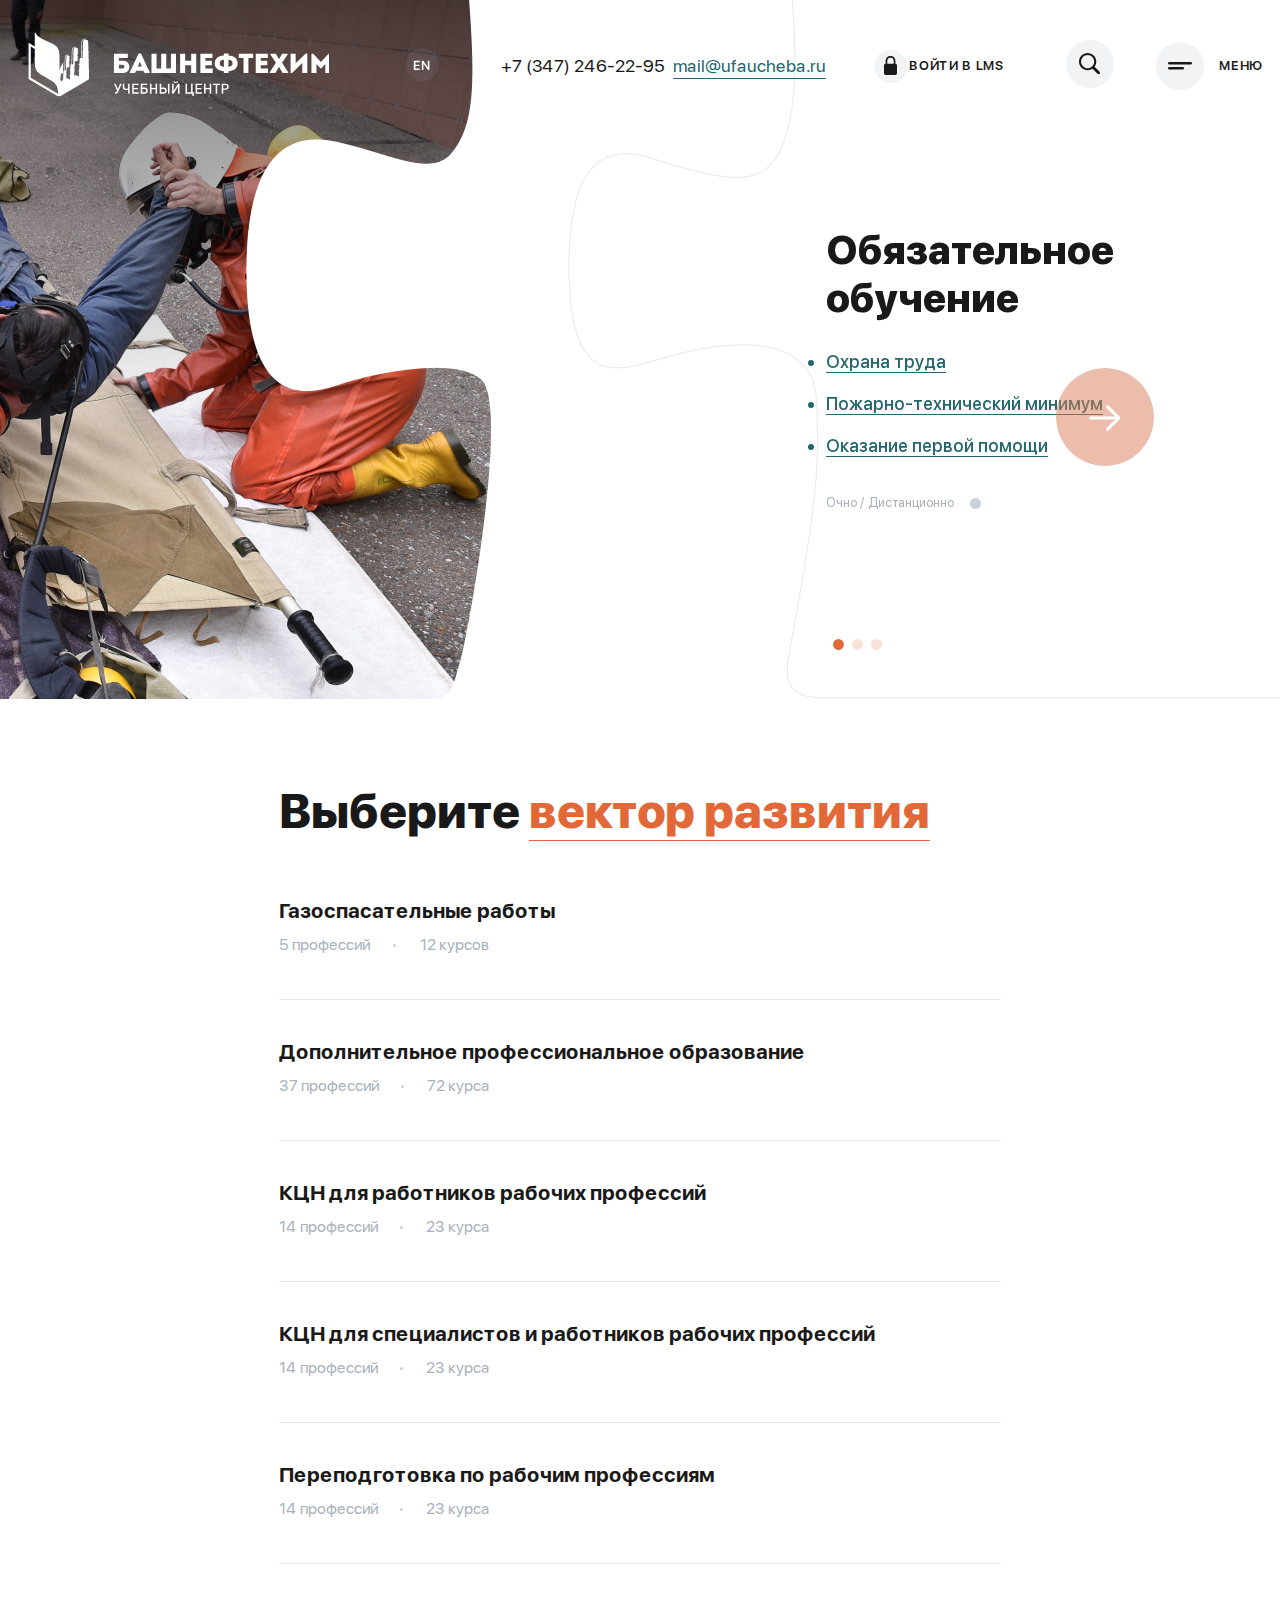
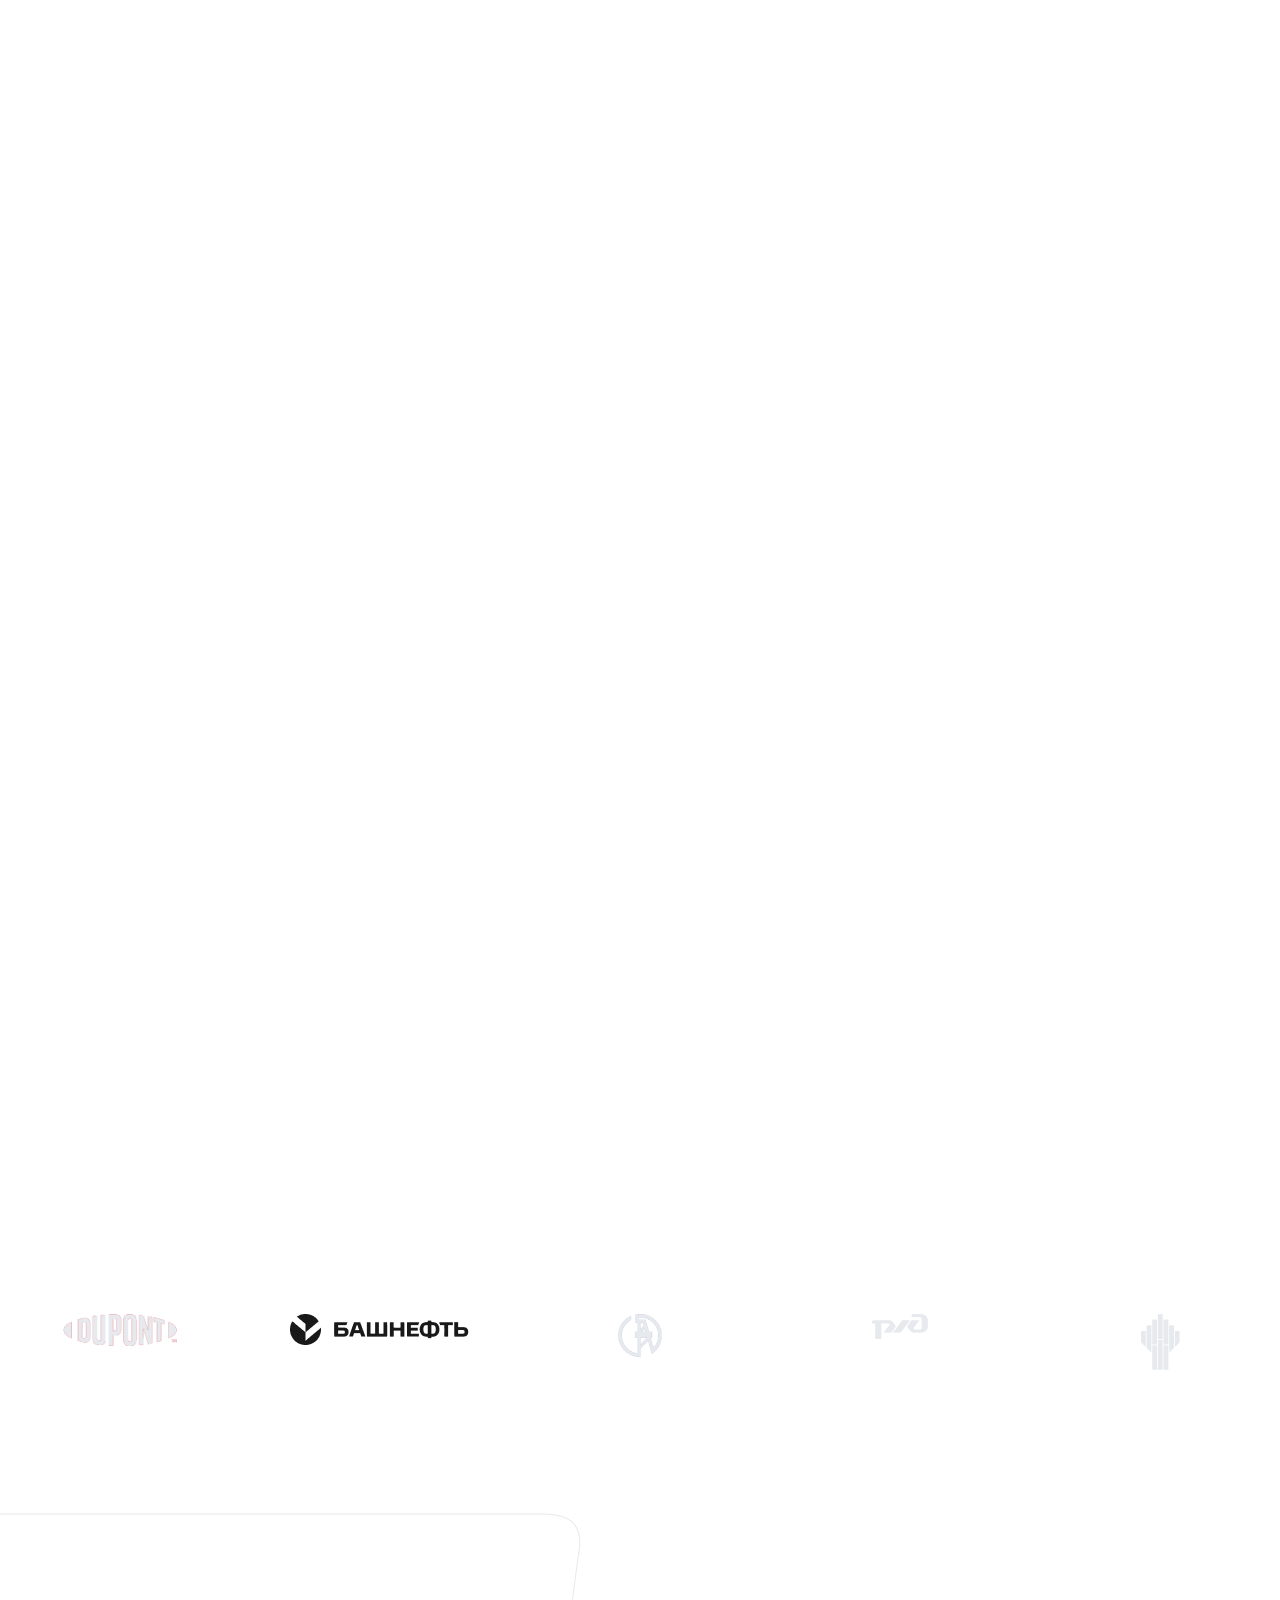
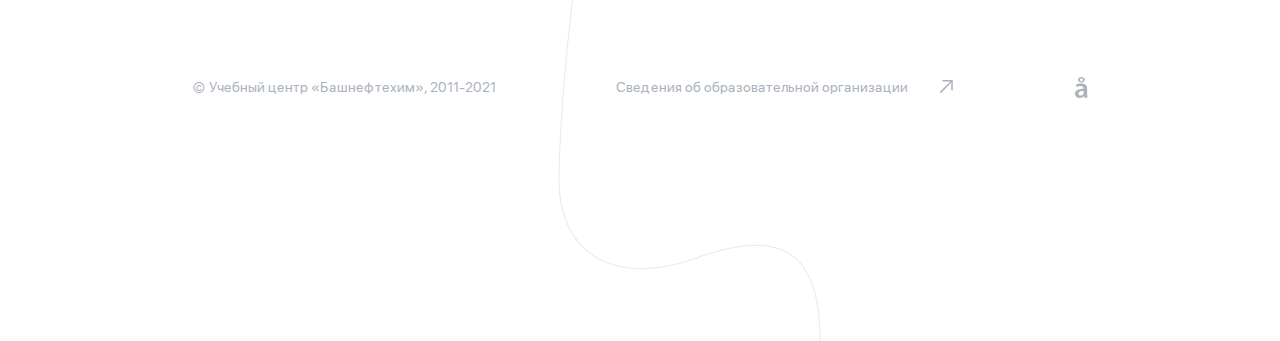
<file: index.html>
<!DOCTYPE html>
<html lang="ru">
  <head>
    <meta charset="UTF-8" />
    <meta http-equiv="X-UA-Compatible" content="IE=edge" />
    <meta name="viewport" content="width=device-width, initial-scale=1.0" />
    <title>Башнефтехим</title>
    <link rel="shortcut icon" href="favicon.ico" type="image/x-icon" />
    <link rel="icon" href="favicon.ico" type="image/x-icon" />
    <link rel="stylesheet" href="css/swiper-bundle.min.css" />
    <link rel="stylesheet" href="css/aos.css" />
    <link rel="stylesheet" href="css/style.css" />
  </head>
  <body>
    <header class="navbar">
      <div class="container">
        <div class="navbar-wrapper navbar--mobile-fixed">
          <a href="index.html" class="navbar__logo logo">
            <img src="img/logo-new.png" alt="" class="logo-visible" />
            <svg width="61" height="64" class="logo__icon">
              <use xlink:href="img/icons.svg#logo"></use>
            </svg>
            <svg width="216" height="43" class="logo__description">
              <use xlink:href="img/icons.svg#logo-description"></use>
            </svg>
          </a>
          <a
            href="index-2.html"
            class="navbar__language language"

          >
            <svg width="33" height="33" class="language__icon">
              <use xlink:href="img/icons.svg#language"></use>
            </svg>
          </a>
          <div class="navbar__contacts contact">
            <a href="tel:+73472462295" class="contact__phone"
              >+7 (347) 246-22-95</a
            >
            <a href="tel:+73472462295" class="contact-visible"
              ><img src="img/phone.png" width="24" alt=""
            /></a>
            <a href="mailto:mail@ufaucheba.ru" class="contact__email"
              >mail@ufaucheba.ru</a
            >
            <a href="mailto:mail@ufaucheba.ru" class="contact-visible"
              ><img src="img/email.png" width="24" alt=""
            /></a>
          </div>
          <a href="#" class="navbar__login login" data-toggle="modal">
            <svg width="33" height="33" class="login__icon">
              <use xlink:href="img/icons.svg#login"></use>
            </svg>
            <span class="login__text">ВОЙТИ В LMS</span>
          </a>
          <button class="navbar__search search search-button">
            <svg width="48" height="48" class="search__icon">
              <use xlink:href="img/icons.svg#search"></use>
            </svg>
          </button>
          <div class="menu-block">
            <a href="#" class="navbar__menu menu menu-button">
              <svg width="48" height="48" class="menu__icon">
                <use xlink:href="img/icons.svg#menu"></use>
              </svg>
              <span class="menu__text">МЕНЮ</span>
            </a>
            <div class="dropdown-content">
              <a class="dropdown-content__link" href="#">Пункт меню 1</a>
              <a class="dropdown-content__link" href="#">Пункт меню 2</a>
              <a class="dropdown-content__link" href="#">Пункт меню 3</a>
            </div>
          </div>
        </div>
        <!-- /header-wrapper -->
        <div class="navbar__hero hero swiper-container">
          <div class="swiper-wrapper hero__wrapper">
            <div class="swiper-slide slide-1">
              <h1 class="slide-1__title">Обязательное обучение</h1>
              <ul class="slide-1__list">
                <li class="slide-1__item">
                  <a href="#" class="slide-1__link">Охрана труда</a>
                </li>
                <li class="slide-1__item">
                  <a href="#" class="slide-1__link"
                    >Пожарно-технический минимум</a
                  >
                </li>
                <li class="slide-1__item">
                  <a href="#" class="slide-1__link">Оказание первой помощи</a>
                </li>
              </ul>
              <div class="slide-1__breadcrumbs breadcrumbs">
                <ul class="breadcrumbs__list">
                  <li class="breadcrumbs__item">
                    <a href="#" class="breadcrumbs__link">Очно</a>
                  </li>
                  <li class="breadcrumbs__item">
                    <a href="#" class="breadcrumbs__link">Дистанционно</a>
                  </li>
                </ul>
                <svg width="11" height="11" class="slide-1__point">
                  <use xlink:href="img/icons.svg#point"></use>
                </svg>
              </div>
            </div>
            <!-- /slide-1 -->
            <div class="swiper-slide">Slide 2</div>
            <div class="swiper-slide">Slide 3</div>
          </div>
          <div class="swiper-button-next swiper-button-header"></div>
          <div class="swiper-pagination swiper-pagination-header"></div>
        </div>
        <!-- /.navbar__hero -->
      </div>
      <!-- /container -->
    </header>
    <!-- /.header -->
    <main class="main">
      <section class="courses">
        <div class="courses-wrapper">
          <h2 class="courses__title">
            Выберите <a href="#" class="courses__color">вектор развития</a>
          </h2>
          <div class="courses__cards course">
            <a href="#" class="course__link">Газоспасательные работы</a>
            <div class="course__info">
              <span class="course__profession-count">5 профессий</span>
              <svg width="3" height="3" class="slide-1__point">
                <use xlink:href="img/icons.svg#point"></use>
              </svg>
              <span class="course__course-count">12 курсов</span>
            </div>
          </div>
          <!-- /course -->
          <div class="courses__cards course">
            <a href="#" class="course__link"
              >Дополнительное профессиональное образование</a
            >
            <div class="course__info">
              <span class="course__profession-count">37 профессий</span>
              <svg width="3" height="3" class="slide-1__point">
                <use xlink:href="img/icons.svg#point"></use>
              </svg>
              <span class="course__course-count">72 курса</span>
            </div>
          </div>
          <!-- /course -->
          <div class="courses__cards course">
            <a href="#" class="course__link"
              >КЦН для работников рабочих профессий</a
            >
            <div class="course__info">
              <span class="course__profession-count">14 профессий</span>
              <svg width="3" height="3" class="slide-1__point">
                <use xlink:href="img/icons.svg#point"></use>
              </svg>
              <span class="course__course-count">23 курса</span>
            </div>
          </div>
          <!-- /course -->
          <div class="courses__cards course">
            <a href="#" class="course__link"
              >КЦН для специалистов и работников рабочих профессий</a
            >
            <div class="course__info">
              <span class="course__profession-count">14 профессий</span>
              <svg width="3" height="3" class="slide-1__point">
                <use xlink:href="img/icons.svg#point"></use>
              </svg>
              <span class="course__course-count">23 курса</span>
            </div>
          </div>
          <!-- /course -->
          <div class="courses__cards course">
            <a href="#" class="course__link"
              >Переподготовка по рабочим профессиям</a
            >
            <div class="course__info">
              <span class="course__profession-count">14 профессий</span>
              <svg width="3" height="3" class="slide-1__point">
                <use xlink:href="img/icons.svg#point"></use>
              </svg>
              <span class="course__course-count">23 курса</span>
            </div>
          </div>
          <!-- /course -->
        </div>
        <!-- /courses-wrapper -->
      </section>
      <!-- /.courses -->
      <section class="solutions">
        <div class="solutions-wrapper">
          <div class="solutions__block-1 block-1">
            <img
              src="img/solutions-image-1.png"
              alt="image: solutions-image-1"
              class="block-1__image"
              data-aos="fade-right"
            />
            <div
              class="block-1__info info"
              data-aos="fade-left"
              data-aos-delay="300"
            >
              <h3 class="info__title">Система дистанционного обучения</h3>
              <p class="info__text">
                Система разработана с учетом передового опыта учебного <br />
                центра «Башнефтехим» специально для профессионального обучения
              </p>
            </div>
          </div>
          <!-- /.solutions__block-1 -->
          <div class="solutions__block-2 block-2">
            <div class="block-2__info info info-2" data-aos="fade-right">
              <h3 class="info__title info__title-2">Электронный паспорт работника</h3>
              <p class="info__text info__text-2">
                Система успешно внедрена <br />
                и превосходно себя показала <br />
                в крупнейших предприятиях Российской Федерации
              </p>
            </div>
            <img
              src="img/solutions-image-2.png"
              alt="image: solutions-image-2"
              class="block-2__image"
              data-aos="fade-left"
              data-aos-delay="300"
            />
          </div>
          <!-- /.solutions__block-2 -->
        </div>
        <!-- /solutions-wrapper -->
      </section>
      <!-- /.solutions -->
      <section class="partners">
        <div class="partners-wrapper swiper-container">
          <div class="swiper-wrapper">
            <a
              href="https://www.dupont.ru/"
              class="swiper-slide partners__slide"
            >
              <img
                src="img/dupont.png"
                alt="icon: dupont"
                class="partners__icon"
              />
            </a>
            <a
              href="http://www.bashneft.ru/"
              class="swiper-slide partners__slide"
            >
              <img
                src="img/bashneft.png"
                alt="icon: bashneft"
                class="partners__icon"
              />
            </a>
            <a href="#" class="swiper-slide partners__slide">
              <img
                src="img/lukoil.png"
                alt="icon: lukoil"
                class="partners__icon"
              />
            </a>
            <a href="https://www.rzd.ru/" class="swiper-slide partners__slide">
              <img src="img/rzd.png" alt="icon: rzd" class="partners__icon" />
            </a>
            <a
              href="https://www.rosneft.ru/"
              class="swiper-slide partners__slide"
            >
              <img
                src="img/rosneft.png"
                alt="icon: rosneft"
                class="partners__icon"
              />
            </a>
            <a
              href="https://polyus.com/ru/"
              class="swiper-slide partners__slide"
            >
              <img
                src="img/polyus.png"
                alt="icon: polyus"
                class="partners__icon"
              />
            </a>
            <a
              href="https://www.wdecloud.com/"
              class="swiper-slide partners__slide"
            >
              <img
                src="img/wdecloud.png"
                alt="icon: wdecloud"
                class="partners__icon"
              />
            </a>
            <a
              href="https://irkutskoil.ru/"
              class="swiper-slide partners__slide"
            >
              <img src="img/ink.png" alt="icon: ink" class="partners__icon" />
            </a>
          </div>
        </div>
      </section>
      <!-- /.partners -->
    </main>
    <!-- /.main -->
    <footer class="footer">
      <div class="footer-wrapper">
        <span class="footer__name"
          >© Учебный центр «Башнефтехим», 2011-2021</span
        >
        <img src="img/path.png" alt="icon: path" class="footer__path">
        <a href="#" class="footer__link">
          <span class="footer__text"
            >Сведения об образовательной организации</span
          >
          <img src="img/arrow.svg" alt="" class="footer__icon" />
        </a>
        <a href="https://atma.company/" class="footer__atma atma">
          <img src="img/atma.svg" alt="atma" class="atma__icon" />
        </a>
      </div>
      <!-- /.footer-wrapper -->
    </footer>
    <!-- /.footer -->
    <div class="modal">
      <div class="modal__overlay"></div>
      <!-- /.modal__overlay -->
      <div class="modal__dialog">
        <a href="#" class="modal__close"
          ><img src="img/close.svg" alt="Icon: close"
        /></a>

        <h3 class="modal__title">Авторизация</h3>
        <form class="modal__form" action="#">
          <input
            type="text"
            class="modal__input"
            placeholder="Email или номер телефона"
          />
          <input type="password" class="modal__input" placeholder="Пароль" />
          <div class="button-info">
            <button class="modal__button" type="submit">Войти</button>
            <a href="#" class="modal__info">Восстановление пароля</a>
          </div>
        </form>
      </div>
      <!-- /.modal__dialog -->
    </div>
    <!-- /.modal -->
    <form action="#" class="form-search">
      <input
        type="text"
        class="form-search__input"
        placeholder="Что ищем?"
        name="text"
      />
      <button class="form-search__button" type="submit">Найти</button>
    </form>
    <script src="js/jquery-3.6.0.min.js"></script>
    <script src="js/swiper-bundle.min.js"></script>
    <script src="js/aos.js"></script>
    <script src="js/main.js"></script>
  </body>
</html>
</file>
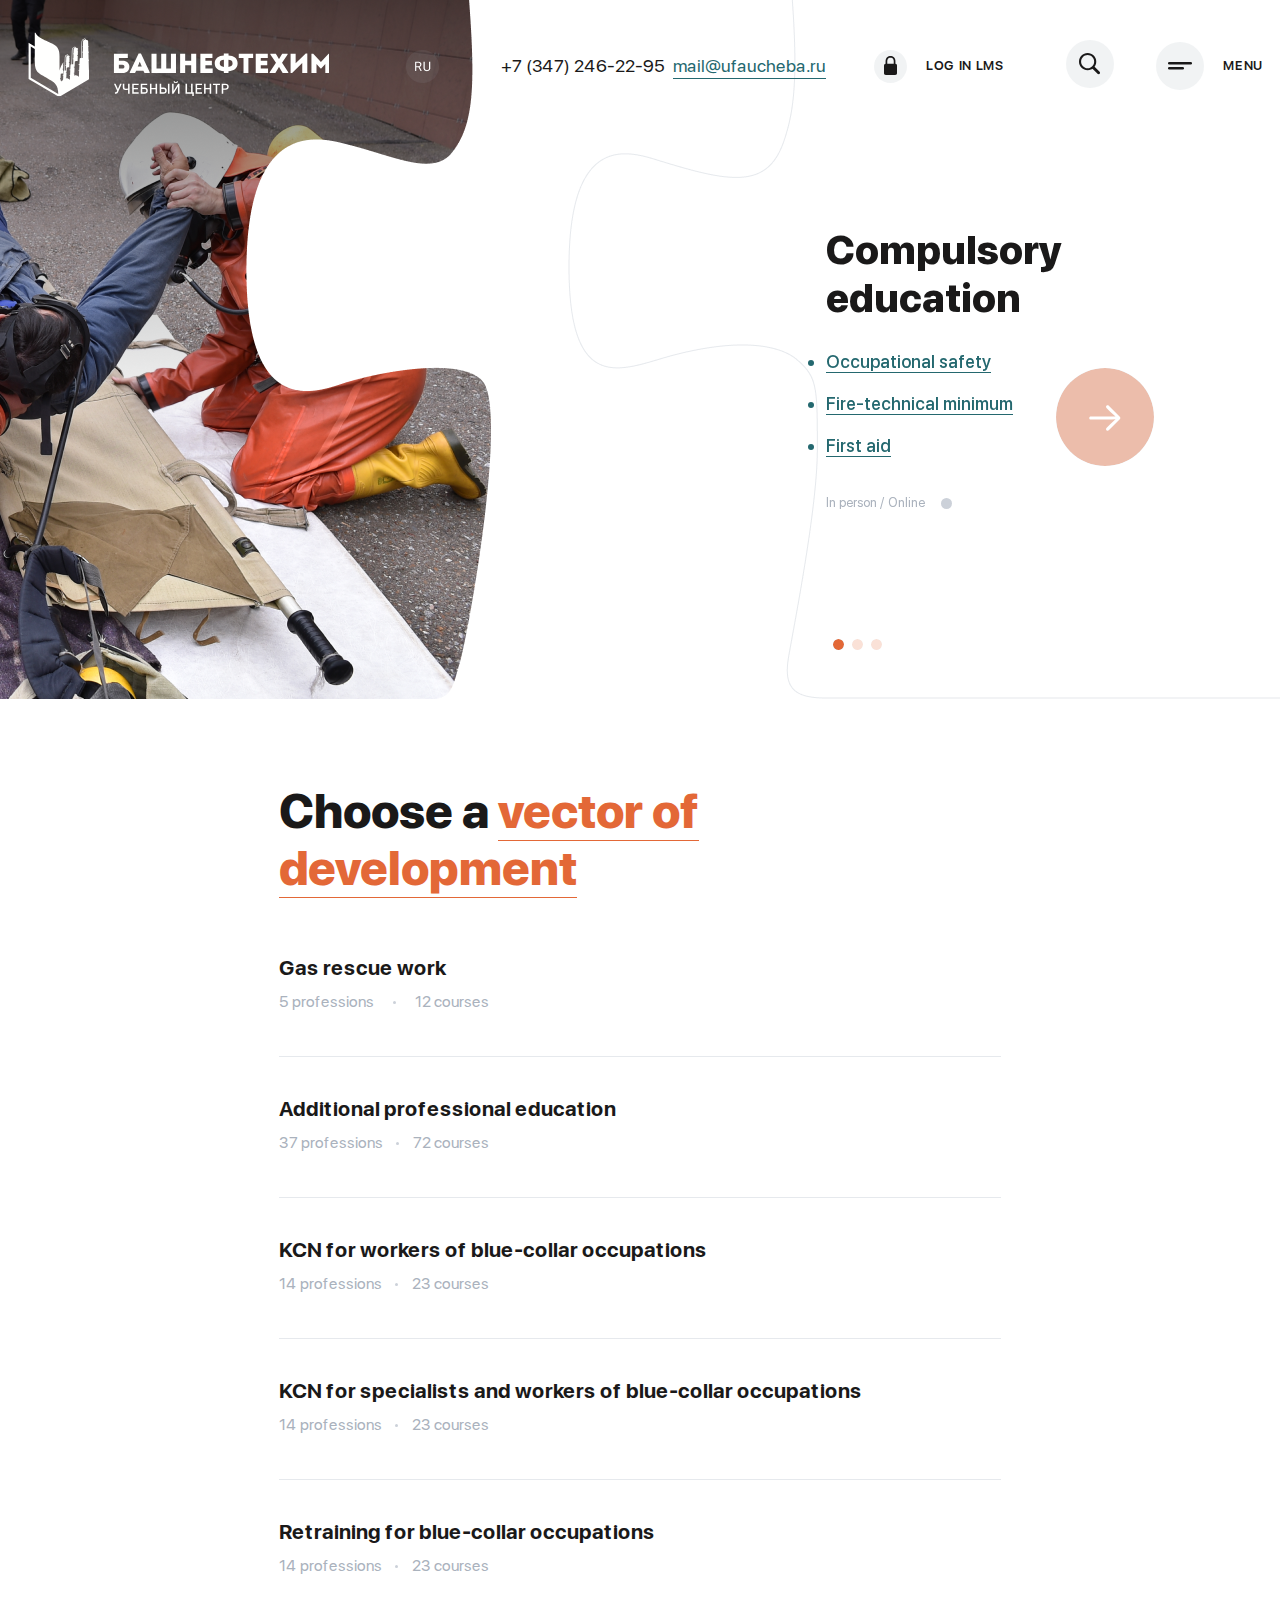
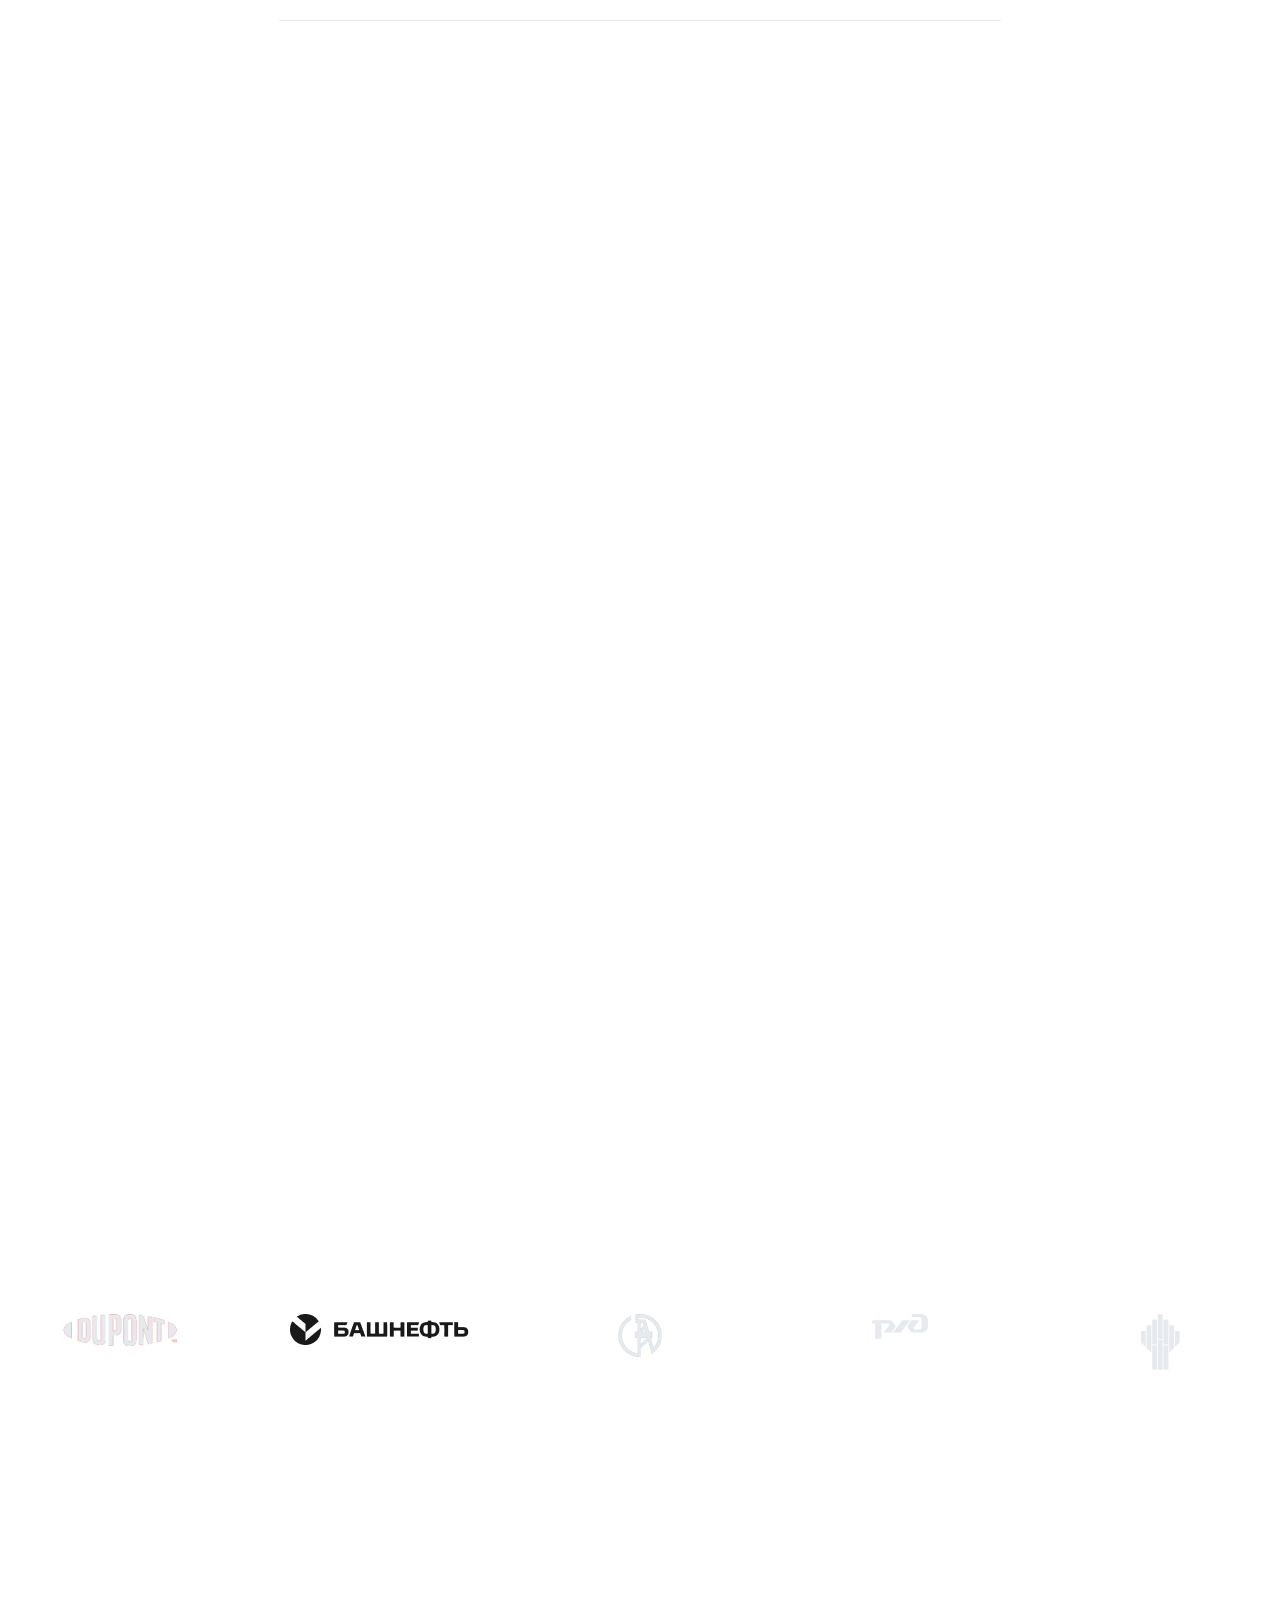
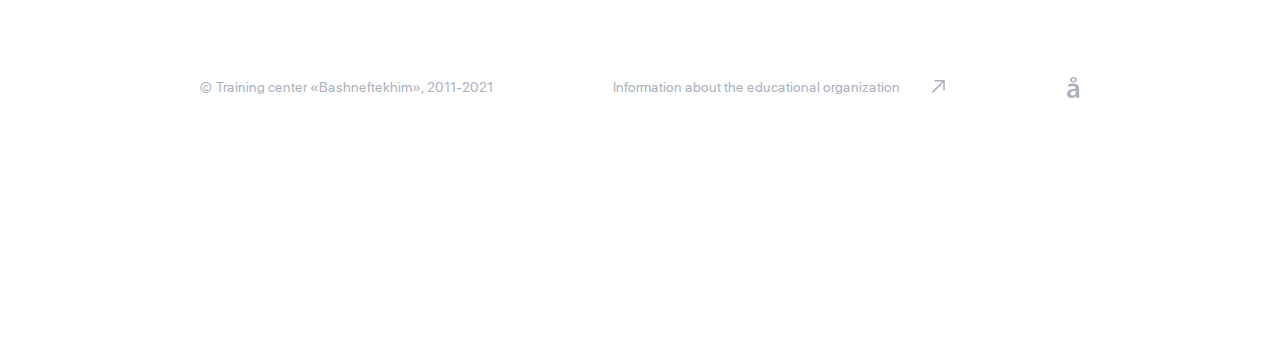
<file: index-2.html>
<!DOCTYPE html>
<html lang="en">
  <head>
    <meta charset="UTF-8" />
    <meta http-equiv="X-UA-Compatible" content="IE=edge" />
    <meta name="viewport" content="width=device-width, initial-scale=1.0" />
    <title>Bashneftekhim</title>
    <link rel="shortcut icon" href="favicon.ico" type="image/x-icon" />
    <link rel="icon" href="favicon.ico" type="image/x-icon" />
    <link rel="stylesheet" href="css/swiper-bundle.min.css" />
    <link rel="stylesheet" href="css/aos.css" />
    <link rel="stylesheet" href="css/style.css" />
  </head>
  <body>
    <header class="navbar">
      <div class="container">
        <div class="navbar-wrapper navbar--mobile-fixed">
          <a href="index.html" class="navbar__logo logo">
            <img src="img/logo-new.png" alt="" class="logo-visible" />
            <svg width="61" height="64" class="logo__icon">
              <use xlink:href="img/icons.svg#logo"></use>
            </svg>
            <svg width="216" height="43" class="logo__description">
              <use xlink:href="img/icons.svg#logo-description"></use>
            </svg>
          </a>
          <a
            href="index.html"
            class="navbar__language language"

          >
          <img src="img/Language-RU.png" width="33" alt="RU" class="language__icon">
          </a>
          <div class="navbar__contacts contact">
            <a href="tel:+73472462295" class="contact__phone"
              >+7 (347) 246-22-95</a
            >
            <a href="tel:+73472462295" class="contact-visible"
              ><img src="img/phone.png" width="24" alt=""
            /></a>
            <a href="mailto:mail@ufaucheba.ru" class="contact__email"
              >mail@ufaucheba.ru</a
            >
            <a href="mailto:mail@ufaucheba.ru" class="contact-visible"
              ><img src="img/email.png" width="24" alt=""
            /></a>
          </div>
          <a href="#" class="navbar__login login" data-toggle="modal">
            <svg width="33" height="33" class="login__icon">
              <use xlink:href="img/icons.svg#login"></use>
            </svg>
            <span class="login__text">LOG IN LMS</span>
          </a>
          <button class="navbar__search search search-button">
            <svg width="48" height="48" class="search__icon">
              <use xlink:href="img/icons.svg#search"></use>
            </svg>
          </button>
          <div class="menu-block">
            <a href="#" class="navbar__menu menu menu-button">
              <svg width="48" height="48" class="menu__icon">
                <use xlink:href="img/icons.svg#menu"></use>
              </svg>
              <span class="menu__text">MENU</span>
            </a>
            <div class="dropdown-content">
              <a class="dropdown-content__link" href="#">Menu item 1</a>
              <a class="dropdown-content__link" href="#">Menu item 2</a>
              <a class="dropdown-content__link" href="#">Menu item 3</a>
            </div>
          </div>
        </div>
        <!-- /header-wrapper -->
        <div class="navbar__hero hero swiper-container">
          <div class="swiper-wrapper hero__wrapper">
            <div class="swiper-slide slide-1">
              <h1 class="slide-1__title">Compulsory education</h1>
              <ul class="slide-1__list">
                <li class="slide-1__item">
                  <a href="#" class="slide-1__link">Occupational safety</a>
                </li>
                <li class="slide-1__item">
                  <a href="#" class="slide-1__link"
                    >Fire-technical minimum</a
                  >
                </li>
                <li class="slide-1__item">
                  <a href="#" class="slide-1__link">First aid</a>
                </li>
              </ul>
              <div class="slide-1__breadcrumbs breadcrumbs">
                <ul class="breadcrumbs__list">
                  <li class="breadcrumbs__item">
                    <a href="#" class="breadcrumbs__link">In person</a>
                  </li>
                  <li class="breadcrumbs__item">
                    <a href="#" class="breadcrumbs__link">
Online</a>
                  </li>
                </ul>
                <svg width="11" height="11" class="slide-1__point">
                  <use xlink:href="img/icons.svg#point"></use>
                </svg>
              </div>
            </div>
            <!-- /slide-1 -->
            <div class="swiper-slide">Slide 2</div>
            <div class="swiper-slide">Slide 3</div>
          </div>
          <div class="swiper-button-next swiper-button-header"></div>
          <div class="swiper-pagination swiper-pagination-header"></div>
        </div>
        <!-- /.navbar__hero -->
      </div>
      <!-- /container -->
    </header>
    <!-- /.header -->
    <main class="main">
      <section class="courses">
        <div class="courses-wrapper">
          <h2 class="courses__title">
            Choose a <a href="#" class="courses__color">vector of development</a>
          </h2>
          <div class="courses__cards course">
            <a href="#" class="course__link">Gas rescue work</a>
            <div class="course__info">
              <span class="course__profession-count">5 professions</span>
              <svg width="3" height="3" class="slide-1__point">
                <use xlink:href="img/icons.svg#point"></use>
              </svg>
              <span class="course__course-count">12 courses</span>
            </div>
          </div>
          <!-- /course -->
          <div class="courses__cards course">
            <a href="#" class="course__link"
              >Additional professional education</a
            >
            <div class="course__info">
              <span class="course__profession-count">37 professions</span>
              <svg width="3" height="3" class="slide-1__point">
                <use xlink:href="img/icons.svg#point"></use>
              </svg>
              <span class="course__course-count">72 courses</span>
            </div>
          </div>
          <!-- /course -->
          <div class="courses__cards course">
            <a href="#" class="course__link"
              >KCN for workers of blue-collar occupations</a
            >
            <div class="course__info">
              <span class="course__profession-count">14 professions</span>
              <svg width="3" height="3" class="slide-1__point">
                <use xlink:href="img/icons.svg#point"></use>
              </svg>
              <span class="course__course-count">23 courses</span>
            </div>
          </div>
          <!-- /course -->
          <div class="courses__cards course">
            <a href="#" class="course__link"
              >KCN for specialists and workers of blue-collar occupations</a
            >
            <div class="course__info">
              <span class="course__profession-count">14 professions</span>
              <svg width="3" height="3" class="slide-1__point">
                <use xlink:href="img/icons.svg#point"></use>
              </svg>
              <span class="course__course-count">23 courses</span>
            </div>
          </div>
          <!-- /course -->
          <div class="courses__cards course">
            <a href="#" class="course__link"
              >Retraining for blue-collar occupations</a
            >
            <div class="course__info">
              <span class="course__profession-count">14 professions</span>
              <svg width="3" height="3" class="slide-1__point">
                <use xlink:href="img/icons.svg#point"></use>
              </svg>
              <span class="course__course-count">23 courses</span>
            </div>
          </div>
          <!-- /course -->
        </div>
        <!-- /courses-wrapper -->
      </section>
      <!-- /.courses -->
      <section class="solutions">
        <div class="solutions-wrapper">
          <div class="solutions__block-1 block-1">
            <img
              src="img/solutions-image-1.png"
              alt="image: solutions-image-1"
              class="block-1__image"
              data-aos="fade-right"
            />
            <div
              class="block-1__info info"
              data-aos="fade-left"
              data-aos-delay="300"
            >
              <h3 class="info__title">Distance learning system</h3>
              <p class="info__text">
                The system was developed taking into account the advanced experience of the training center "Bashneftekhim" specifically for professional training
              </p>
            </div>
          </div>
          <!-- /.solutions__block-1 -->
          <div class="solutions__block-2 block-2">
            <div class="block-2__info info info-2" data-aos="fade-right">
              <h3 class="info__title info__title-2">Employee e-passport</h3>
              <p class="info__text info__text-2">
                The system has been successfully implemented and has shown itself to be excellent in the largest enterprises of the Russian Federation
              </p>
            </div>
            <img
              src="img/solutions-image-2.png"
              alt="image: solutions-image-2"
              class="block-2__image"
              data-aos="fade-left"
              data-aos-delay="300"
            />
          </div>
          <!-- /.solutions__block-2 -->
        </div>
        <!-- /solutions-wrapper -->
      </section>
      <!-- /.solutions -->
      <section class="partners">
        <div class="partners-wrapper swiper-container">
          <div class="swiper-wrapper">
            <a
              href="https://www.dupont.ru/"
              class="swiper-slide partners__slide"
            >
              <img
                src="img/dupont.png"
                alt="icon: dupont"
                class="partners__icon"
              />
            </a>
            <a
              href="http://www.bashneft.ru/"
              class="swiper-slide partners__slide"
            >
              <img
                src="img/bashneft.png"
                alt="icon: bashneft"
                class="partners__icon"
              />
            </a>
            <a href="#" class="swiper-slide partners__slide">
              <img
                src="img/lukoil.png"
                alt="icon: lukoil"
                class="partners__icon"
              />
            </a>
            <a href="https://www.rzd.ru/" class="swiper-slide partners__slide">
              <img src="img/rzd.png" alt="icon: rzd" class="partners__icon" />
            </a>
            <a
              href="https://www.rosneft.ru/"
              class="swiper-slide partners__slide"
            >
              <img
                src="img/rosneft.png"
                alt="icon: rosneft"
                class="partners__icon"
              />
            </a>
            <a
              href="https://polyus.com/ru/"
              class="swiper-slide partners__slide"
            >
              <img
                src="img/polyus.png"
                alt="icon: polyus"
                class="partners__icon"
              />
            </a>
            <a
              href="https://www.wdecloud.com/"
              class="swiper-slide partners__slide"
            >
              <img
                src="img/wdecloud.png"
                alt="icon: wdecloud"
                class="partners__icon"
              />
            </a>
            <a
              href="https://irkutskoil.ru/"
              class="swiper-slide partners__slide"
            >
              <img src="img/ink.png" alt="icon: ink" class="partners__icon" />
            </a>
          </div>
        </div>
      </section>
      <!-- /.partners -->
    </main>
    <!-- /.main -->
    <footer class="footer">
      <div class="footer-wrapper">
        <span class="footer__name"
          >© Training center «Bashneftekhim», 2011-2021</span
        >
        <a href="#" class="footer__link">
          <span class="footer__text"
            >Information about the educational organization</span
          >
          <img src="img/arrow.svg" alt="" class="footer__icon" />
        </a>
        <a href="https://atma.company/" class="footer__atma atma">
          <img src="img/atma.svg" alt="atma" class="atma__icon" />
        </a>
      </div>
      <!-- /.footer-wrapper -->
    </footer>
    <!-- /.footer -->
    <div class="modal">
      <div class="modal__overlay"></div>
      <!-- /.modal__overlay -->
      <div class="modal__dialog">
        <a href="#" class="modal__close"
          ><img src="img/close.svg" alt="Icon: close"
        /></a>

        <h3 class="modal__title">Authorization</h3>
        <form class="modal__form" action="#">
          <input
            type="text"
            class="modal__input"
            placeholder="Email or phone number"
          />
          <input type="password" class="modal__input" placeholder="Password" />
          <div class="button-info">
            <button class="modal__button" type="submit">LOG IN</button>
            <a href="#" class="modal__info">Password recovery</a>
          </div>
        </form>
      </div>
      <!-- /.modal__dialog -->
    </div>
    <!-- /.modal -->
    <form action="#" class="form-search">
      <input
        type="text"
        class="form-search__input"
        placeholder="Enter text"
        name="text"
      />
      <button class="form-search__button" type="submit">Find</button>
    </form>
    <script src="js/jquery-3.6.0.min.js"></script>
    <script src="js/swiper-bundle.min.js"></script>
    <script src="js/aos.js"></script>
    <script src="js/main.js"></script>
  </body>
</html>
</file>
<file: css/style.css>
/*! normalize.css v8.0.1 | MIT License | github.com/necolas/normalize.css */html{line-height:1.15;-webkit-text-size-adjust:100%}body{margin:0}main{display:block}h1{font-size:2em;margin:0.67em 0}hr{box-sizing:content-box;height:0;overflow:visible}pre{font-family:monospace, monospace;font-size:1em}a{background-color:transparent}abbr[title]{border-bottom:none;text-decoration:underline;text-decoration:underline dotted}b,strong{font-weight:bolder}code,kbd,samp{font-family:monospace, monospace;font-size:1em}small{font-size:80%}sub,sup{font-size:75%;line-height:0;position:relative;vertical-align:baseline}sub{bottom:-0.25em}sup{top:-0.5em}img{border-style:none}button,input,optgroup,select,textarea{font-family:inherit;font-size:100%;line-height:1.15;margin:0}button,input{overflow:visible}button,select{text-transform:none}button,[type="button"],[type="reset"],[type="submit"]{-webkit-appearance:button}button::-moz-focus-inner,[type="button"]::-moz-focus-inner,[type="reset"]::-moz-focus-inner,[type="submit"]::-moz-focus-inner{border-style:none;padding:0}button:-moz-focusring,[type="button"]:-moz-focusring,[type="reset"]:-moz-focusring,[type="submit"]:-moz-focusring{outline:1px dotted ButtonText}fieldset{padding:0.35em 0.75em 0.625em}legend{box-sizing:border-box;color:inherit;display:table;max-width:100%;padding:0;white-space:normal}progress{vertical-align:baseline}textarea{overflow:auto}[type="checkbox"],[type="radio"]{box-sizing:border-box;padding:0}[type="number"]::-webkit-inner-spin-button,[type="number"]::-webkit-outer-spin-button{height:auto}[type="search"]{-webkit-appearance:textfield;outline-offset:-2px}[type="search"]::-webkit-search-decoration{-webkit-appearance:none}::-webkit-file-upload-button{-webkit-appearance:button;font:inherit}details{display:block}summary{display:list-item}template{display:none}[hidden]{display:none}*{box-sizing:border-box}.container{max-width:1365px;margin:auto}h1,h2,h3,h4,h5,h6,p{margin:0;padding:0}ul,ol{margin:0;padding:0;list-style:none}a{color:inherit;text-decoration:none;cursor:pointer}button{border:none;cursor:pointer}img{display:block}body{font-family:SF Pro Display;font-style:normal}@font-face{font-family:'SF Pro Display';src:url("../fonts/SFProDisplay-Bold.woff2") format("woff2"),url("../fonts/SFProDisplay-Bold.woff") format("woff");font-weight:bold;font-style:normal}@font-face{font-family:'SF Pro Display';src:url("../fonts/SFProDisplay-Heavy.woff2") format("woff2"),url("../fonts/SFProDisplay-Heavy.woff") format("woff");font-weight:900;font-style:normal}@font-face{font-family:'SF Pro Display';src:url("../fonts/SFProDisplay-Medium.woff2") format("woff2"),url("../fonts/SFProDisplay-Medium.woff") format("woff");font-weight:500;font-style:normal}@font-face{font-family:'SF Pro Display';src:url("../fonts/SFProDisplay-Regular.woff2") format("woff2"),url("../fonts/SFProDisplay-Regular.woff") format("woff");font-weight:normal;font-style:normal}@font-face{font-family:'SF Pro Display';src:url("../fonts/SFProDisplay-Semibold.woff2") format("woff2"),url("../fonts/SFProDisplay-Semibold.woff") format("woff");font-weight:600;font-style:normal}.navbar{height:699px}.navbar-wrapper{padding-top:32px;display:flex;align-items:center;margin-bottom:126px}.navbar__logo{margin-right:180px;margin-left:11px}.navbar__language{margin-right:98px}.navbar__contacts{margin-right:38px}.navbar__login{margin-right:38px}.navbar__search{margin-right:19px}.logo__icon{margin-right:21px}.contact{width:348px;display:flex;align-items:center;justify-content:space-between}.contact__phone{font-weight:normal;font-size:18px;line-height:24px;color:#1A1919}.contact__email{font-weight:normal;font-size:18px;line-height:24px;color:#24686F;border-bottom:1.3px solid #24686F;border-opacity:0.2}.login{width:131px;display:flex;justify-content:space-between;align-items:center}.login__text{font-weight:600;font-size:13px;line-height:24px;letter-spacing:0.65px;color:#1A1919}.search{background-color:transparent}.menu{width:107px;display:flex;align-items:center;justify-content:space-between}.menu__text{font-weight:600;font-size:13px;line-height:24px;letter-spacing:0.65px;color:#1A1919}.hero{width:350px;height:438px;margin-left:804px;overflow:hidden}.hero-wrapper{width:400px;height:290px;overflow:visible}.slide-1{padding-left:22px;width:400px;height:290px}.slide-1__list{list-style-type:disc;margin-bottom:22px}.slide-1__item{font-weight:500;font-size:18px;line-height:42px;color:#24686F}.slide-1__link{border-bottom:1.3px solid #24686F}.slide-1__title{font-weight:800;font-size:40px;line-height:48px;color:#1A1919;margin-bottom:19px}.breadcrumbs{display:flex;align-items:center}.breadcrumbs__item:first-child::after{content:"/";margin-right:4px}.breadcrumbs__list{display:flex;margin-right:16px}.breadcrumbs__item{font-weight:normal;font-size:13px;line-height:28px;color:#AAB2BD}.swiper-button-next{width:98px;height:98px;opacity:0.5;border-radius:50%;outline:none}.swiper-button-next::after{display:none}.swiper-button-next{background:#B4D1E0 url("../img/arrow-slider.svg");right:0px;top:164px}.swiper-pagination-header{width:65px;overflow:hidden;left:-122px !important}.swiper-pagination-bullet{background:#B4D1E0 url("../img/pagination.png");width:11px !important;height:11px !important}.dropdown-content{display:none;position:absolute}.dropdown-content__link{text-decoration:none;display:block;font-weight:normal;font-size:16px;line-height:25px;color:#24686F}.modal__overlay{position:fixed;left:0;right:0;top:0;bottom:0;background-color:rgba(0,143,223,0.39);z-index:100;visibility:hidden;opacity:0;transition:opacity 0.2s}.modal__overlay--visible{visibility:visible;opacity:1}.modal__dialog{position:fixed;top:50%;left:50%;max-width:440px;padding:35px 60px;background-color:#24686F;transform:translate(-50%, -50%);color:#E36837;border-radius:8px;z-index:101;visibility:hidden;opacity:0;transition:opacity 0.2s}.modal__dialog--visible{visibility:visible;opacity:1}.modal__close{position:absolute;right:18px;top:17px;text-decoration:none;cursor:pointer;margin-bottom:25px;text-align:center}.modal__title{font-style:normal;font-weight:bold;font-size:18px;line-height:23px;text-transform:uppercase;margin-bottom:25px;text-align:center}.modal__input{width:100%;margin-top:15px;font-size:14px;font-style:normal;font-weight:normal;color:#183B56;outline:none;background-color:#fff;border-radius:4px;border:none;padding:0 23px;height:50px}.modal__button{margin-top:20px;min-width:160px;padding:18px;font-style:normal;font-weight:bold;font-size:16px;line-height:15px;color:white;background-color:#183B56;border-radius:4px;border:none;outline:none;cursor:pointer;margin-right:10px}.modal__info{font-style:normal;font-weight:bold;font-size:12px;line-height:15px;color:#fff}.form-search{display:none}.form-search--visible{background-color:#24686F;color:#E36837;display:block;border-radius:8px;position:absolute;padding:7px;width:290px;height:47px;right:190px;top:96px;text-align:center}.form-search__input{font-size:14px;font-style:normal;font-weight:normal;color:#183B56;outline:none;background-color:#fff;border-radius:4px;border:none;padding:5px 17px;height:34px;margin-right:5px}.form-search__button{font-size:12px;font-style:normal;font-weight:normal;color:#fff;outline:none;background-color:#E36837;border-radius:13px;border:none;padding:6px 12px}.courses{padding:84px 0 123px 0}.courses-wrapper{margin:auto;width:723px;height:740px}.courses__title{font-weight:800;font-size:48px;line-height:57px;color:#1A1919;margin-bottom:57px}.courses__color{color:#E36837;border-bottom:1px solid #E36837}.course{width:722px;height:103px;border-bottom:1px solid #E6E9ED;margin-bottom:38px}.course__link{font-weight:bold;font-size:21px;line-height:28px;color:#1A1919;display:block;margin-bottom:6px}.course__profession-count,.course__course-count{font-weight:normal;font-size:16px;line-height:28px;color:#AAB2BD}.course__info{width:210px;display:flex;align-items:center;justify-content:space-between}.solutions{padding:0 207px 105px 167px}.solutions-wrapper{margin:auto}.block-1{display:flex;align-items:center;margin-bottom:17px}.block-1__image{width:525px;height:499px;margin-right:138px}.info__title{margin-top:-14px;font-weight:800;font-size:36px;line-height:43px;color:#1A1919;margin-bottom:20px;width:314px}.info__title-2{margin-top:42px}.info__text{font-weight:500;font-size:18px;line-height:28px;color:#1A1919;width:307px}.block-2{margin-left:103px;display:flex;align-items:center}.block-2__image{width:513px;height:765px}.info-2{margin-right:135px}.partners{margin-bottom:46px}.partners-wrapper{display:flex;align-items:center;justify-content:space-between;width:100%;height:100%;overflow:hidden}.partners__slide{width:200px;overflow:visible;display:flex;align-items:center;justify-content:space-evenly}.footer{padding:257px 0 240px 0;overflow:hidden}.footer-wrapper{display:flex;align-items:center;justify-content:center;position:relative;max-width:1088px;margin:0 auto}.footer__name{font-weight:normal;font-size:14px;line-height:28px;color:#AAB2BD;margin-right:120px}.footer__link{font-weight:normal;font-size:14px;line-height:28px;color:#AAB2BD;display:flex;margin-right:122px}.footer__text{margin-right:31px}.footer__icon{width:14px;height:28px}.footer__path{position:absolute;left:-559px;top:-160px}@media (min-width: 1901px) and (max-width: 3600px){.navbar-wrapper{justify-content:center}.navbar__language{margin-right:106px}.solutions-wrapper{width:1546px;margin:auto}.solutions-wrapper{justify-content:space-between}.container{background:url(../img/main-image.png) -1px -159px no-repeat,url(../img/main-image-path.png) 678px -163px no-repeat;max-width:1962px;height:711px}.partners{width:1920px;margin:auto}.slide-1__title{font-size:45px;margin-bottom:35px}.slide-1__item{font-size:21px}.courses-wrapper{width:800px}.courses__title{font-size:54px}.course{width:722px}.course__link{font-size:26px;margin-bottom:10px}.block-1{margin-left:100px}.block-1__image{width:588px;height:532px;margin-right:170px}.info__title{font-size:42px;margin-bottom:30px;width:510px}.info__text{font-size:23px;line-height:33px;width:400px}.block-2{margin-left:275px}.block-2__image{width:513px;height:765px}.footer__name{font-size:18px}.footer__link{font-size:18px}.form-search--visible{right:385px}.hero{margin-left:1125px}}@media (min-width: 1690px) and (max-width: 1900px){.navbar{background:url(../img/main-image.png) -107px -159px no-repeat,url(../img/main-image-path.png) 568px -163px no-repeat}.courses-wrapper{width:723px}.courses__title{font-size:48px}.course__link{font-size:21px;margin-bottom:6px}.block-1__image{width:525px;height:499px;margin-right:138px}.info__title{font-size:36px;margin-bottom:20px;width:314px}.info__text{font-size:18px;line-height:28px;width:307px}.block-2{margin-left:180px}.footer__name{font-size:14px}.footer__link{font-size:14px}}@media (min-width: 1520px) and (max-width: 1689px){.navbar{background:url(../img/main-image.png) -200px -159px no-repeat,url(../img/main-image-path.png) 475px -163px no-repeat}.block-2{margin-left:180px}}@media (min-width: 1440px) and (max-width: 1519px){.navbar{background:url(../img/main-image.png) -272px -159px no-repeat,url(../img/main-image-path.png) 399px -163px no-repeat}.block-2{margin-left:103px}}@media (min-width: 1024px){.contact-visible{display:none}}@media (min-width: 769px){.logo-visible{display:none}}@media (min-width: 1401px) and (max-width: 1439px){.navbar{background:url(../img/main-image.png) -278px -159px no-repeat,url(../img/main-image-path.png) 397px -163px no-repeat}}@media (max-width: 1400px){.navbar{background:url(../img/main-image.png) -410px -159px no-repeat,url(../img/main-image-path.png) 568px -163px no-repeat}.navbar__logo{margin-right:60px}.navbar__language{margin-right:45px}.navbar__contacts{width:325px;margin-right:30px}.navbar-wrapper{justify-content:space-evenly}.container{max-width:1300px}.block-2__image{width:433px;height:647px}.block-2__info{margin-right:130px}}@media (max-width: 1250px){.hero{margin-left:700px}.navbar{background:url(../img/main-image.png) -421px -159px no-repeat,url(../img/main-image-path.png) 568px -163px no-repeat}.navbar__logo{margin-right:30px}.navbar__language{margin-right:25px}.navbar__contacts{margin-right:15px}.navbar__login{margin-right:14px}.navbar__search{margin-right:5px}.block-1__image{width:486px;height:435px;margin-right:70px}.block-2{margin-left:60px}.block-2__info{margin-right:40px}.container{max-width:1200px}.solutions{padding:0 84px 92px 112px}}@media (max-width: 1200px){.solutions{padding:0 10px 92px 75px}.form-search--visible{right:160px}}@media (max-width: 1110px){.logo__icon{width:40px;margin-right:10px}.logo__description{width:170px}.hero{margin-left:670px}.navbar__menu{width:105px}.navbar__login{width:140px}.navbar__search{margin-right:5px}.solutions{padding:0 15px 92px 40px}}@media (max-width: 1025px){.contact__phone,.contact__email{font-size:16px}.navbar__hero{height:380px}.navbar__contacts{width:290px}.slide-1__title{font-size:30px}.slide-1__link{font-size:15px}.swiper-button-header{right:50px}.breadcrumbs__item{font-size:12px}.courses{padding-bottom:40px}.courses__title{font-size:40px;margin-bottom:40px}.courses__cards{height:85px;margin-bottom:30px}.course__link{font-size:18px}.block-1__image{width:382px;height:355px;margin-right:50px}.block-2__image{width:363px;height:558px}.info__title{font-size:30px}.info__text{font-size:16px}.footer{padding:100px 0 100px 0}.form-search--visible{right:142px}}@media (max-width: 1024px){.contact__phone,.contact__email{display:none}.navbar{background-image:url(../img/second-image.png);background-repeat:no-repeat;background-size:44%;background-position:-57px -22px;height:458px}.navbar__contacts{width:100px;margin-right:50px}.navbar__login{margin-right:35px}.form-search--visible{right:135px}.hero{margin-left:475px;margin-top:-60px;height:354px}.footer__name{margin-right:50px}.footer__link{margin-right:50px}.info__text{width:275px}}@media (max-width: 992px){.courses{padding-bottom:0;margin-bottom:-100px}.courses__title{font-size:30px;margin-bottom:25px}.course{height:75px;width:460px;margin-bottom:25px}.course__link{font-size:16px}.course__profession-count,.course__course-count{font-size:14px}.course__info{width:180px}.block-1__image{width:300px;height:280px;margin-right:40px}.info__title{font-size:25px;line-height:28px}.info__text{line-height:21px}.block-2__image{width:288px;height:426px}.form-search--visible{right:180px}}@media (max-width: 870px){.modal__dialog{padding:25px 35px}.modal__button{padding:15px;min-width:100px}.form-search--visible{right:145px}}@media (max-width: 850px){.hero{margin-left:360px}.login__text{display:none}.navbar__login{width:50px}.navbar__search{margin-right:35px}.footer__icon{display:none}.footer__link{margin-right:5px}.footer__name{margin-right:30px}.footer__text{margin-right:20px}.courses-wrapper{width:650px}.form-search--visible{right:185px}}@media (max-width: 769px){.navbar{background-image:none}.navbar__menu{width:55px}.navbar--mobile-fixed{position:fixed;left:0;top:0;right:0;z-index:99;padding:5px;width:100%}.navbar__hero{margin-top:-91px}body{padding-top:220px}.dropdown-content{display:none}.dropdown-content--visible{width:100%;background-color:#fff;display:block;position:fixed;left:0;right:0;bottom:0;top:71px;text-align:center}.dropdown-content__link{margin:15px}.active{background-color:#d3afa6;left:0;top:0;padding:5px;width:100%}.logo__icon,.logo__description{display:none}.hero{margin-left:75px}.courses{padding-top:0;margin-top:-100px}.courses-wrapper{width:600px}.logo-visible{width:60px;margin-right:25px}.block-1__image{width:229px;height:221px;margin-right:25px}.block-2{margin-left:0}.block-2__image{width:214px;height:295px}.block-2__info{margin-right:15px}.info__title{width:245px;font-size:18px}.info__text{font-size:14px;width:250px}.footer{padding:30px 0 30px 0}.footer-wrapper{flex-direction:column;margin-left:10px}.footer__name,.footer__text{margin:auto}.menu__text{display:none}.form{margin-right:12px}.form-search--visible{right:168px;top:65px;padding:6px 0 0 0;height:42px;width:270px}.form-search__input{padding:5px 10px;height:30px}}@media (max-width: 660px){.button-info{display:flex;flex-direction:column}.modal__button{width:100%;margin-bottom:10px}.swiper-button-next{background:url(../img/icon-arrow.png);background-repeat:no-repeat;background-size:contain;width:50px;height:50px;top:139px}.form-search--visible{right:140px}}@media (max-width: 610px){.navbar__logo{margin-right:2px}.navbar__language{margin-right:20px}.navbar__contacts{margin-right:20px}.courses-wrapper{width:520px}}@media (max-width: 576px){.courses{padding-top:50px}.courses__title{font-size:25px;margin-bottom:12px}.courses-wrapper{width:450px;height:640px}.course{height:60px;width:394px;margin-bottom:20px}.course__link{font-size:14px}.course__profession-count,.course__course-count{font-size:12px}.course__info{width:140px}.block-1__image{width:160px;height:160px;margin-right:17px}.block-2__image{width:177px;height:227px}.block-2__info{margin-right:-20px}.logo-visible{margin-right:10px}.navbar__login{margin-right:0px}.navbar__search{margin-right:10px}.navbar__contacts{width:60px;margin-right:35px}.solutions{padding-bottom:70px}.partners{margin-bottom:20px}}@media (min-width: 320px) and (max-width: 480px){.slide-1__title{font-size:20px;margin-bottom:18px}.hero{margin-left:12px;height:295px}.courses{padding-top:40px;margin-top:-160px}.courses-wrapper{width:300px;height:595px}.courses__title{width:220px;line-height:29px}.info__title{font-size:19px;margin-bottom:10px}.info__text{font-size:14px;width:300px}.block-2{flex-direction:column}.block-2__info{margin:0 auto}.swiper-button-next{top:83px;right:70px}.course{width:310px}.course__link{line-height:14px}.solutions{padding:0 10px}.block-1{flex-direction:column}.block-1__image{width:272px;height:181px;margin-right:0;margin-bottom:20px}.partners{margin-top:53px;margin-bottom:-10px}.navbar__logo{margin-right:0px}.navbar__language{margin-right:0px}.navbar__contacts{width:57px;margin-right:10px}.navbar__login{width:33px}.navbar__search{margin-right:-8px}.navbar__menu{width:50px}.logo-visible{margin-right:0px}.modal__input{font-size:10px}.modal__dialog{padding:26px 20px}.modal__form{width:200px}.form-search--visible{right:30px;top:74px}}@media (max-height: 527px){.modal__dialog--visible{overflow-y:auto;max-height:95vh}}@media (min-width: 992px){.navbar__logo:hover .logo__icon{stroke:#E36837}.navbar__login:hover .login__text{color:#E36837}.navbar__login:hover .login__icon{stroke:#E36837}.navbar__search:hover{stroke:#E36837}.navbar__menu:hover{stroke:#E36837}.navbar__menu:hover .menu__text{color:#24686F}.menu-block:hover .dropdown-content{display:block}.contact__phone:hover{color:#E36837}.contact__email:hover{color:#E36837;border-bottom:none}.language__icon:hover{border:1px solid #E36837;border-radius:50%}.slide-1__link:hover{color:#E36837;border-bottom:none}.breadcrumbs__link:hover{color:#24686F}.courses__color:hover{color:#24686F}.course__link:hover{color:#E36837}.swiper-button-next:hover{opacity:1}.dropdown-content__link:hover{color:#E36837}.footer__text:hover{color:#E36837}.atma:hover{color:#E36837}}
/*# sourceMappingURL=style.css.map */
</file>
